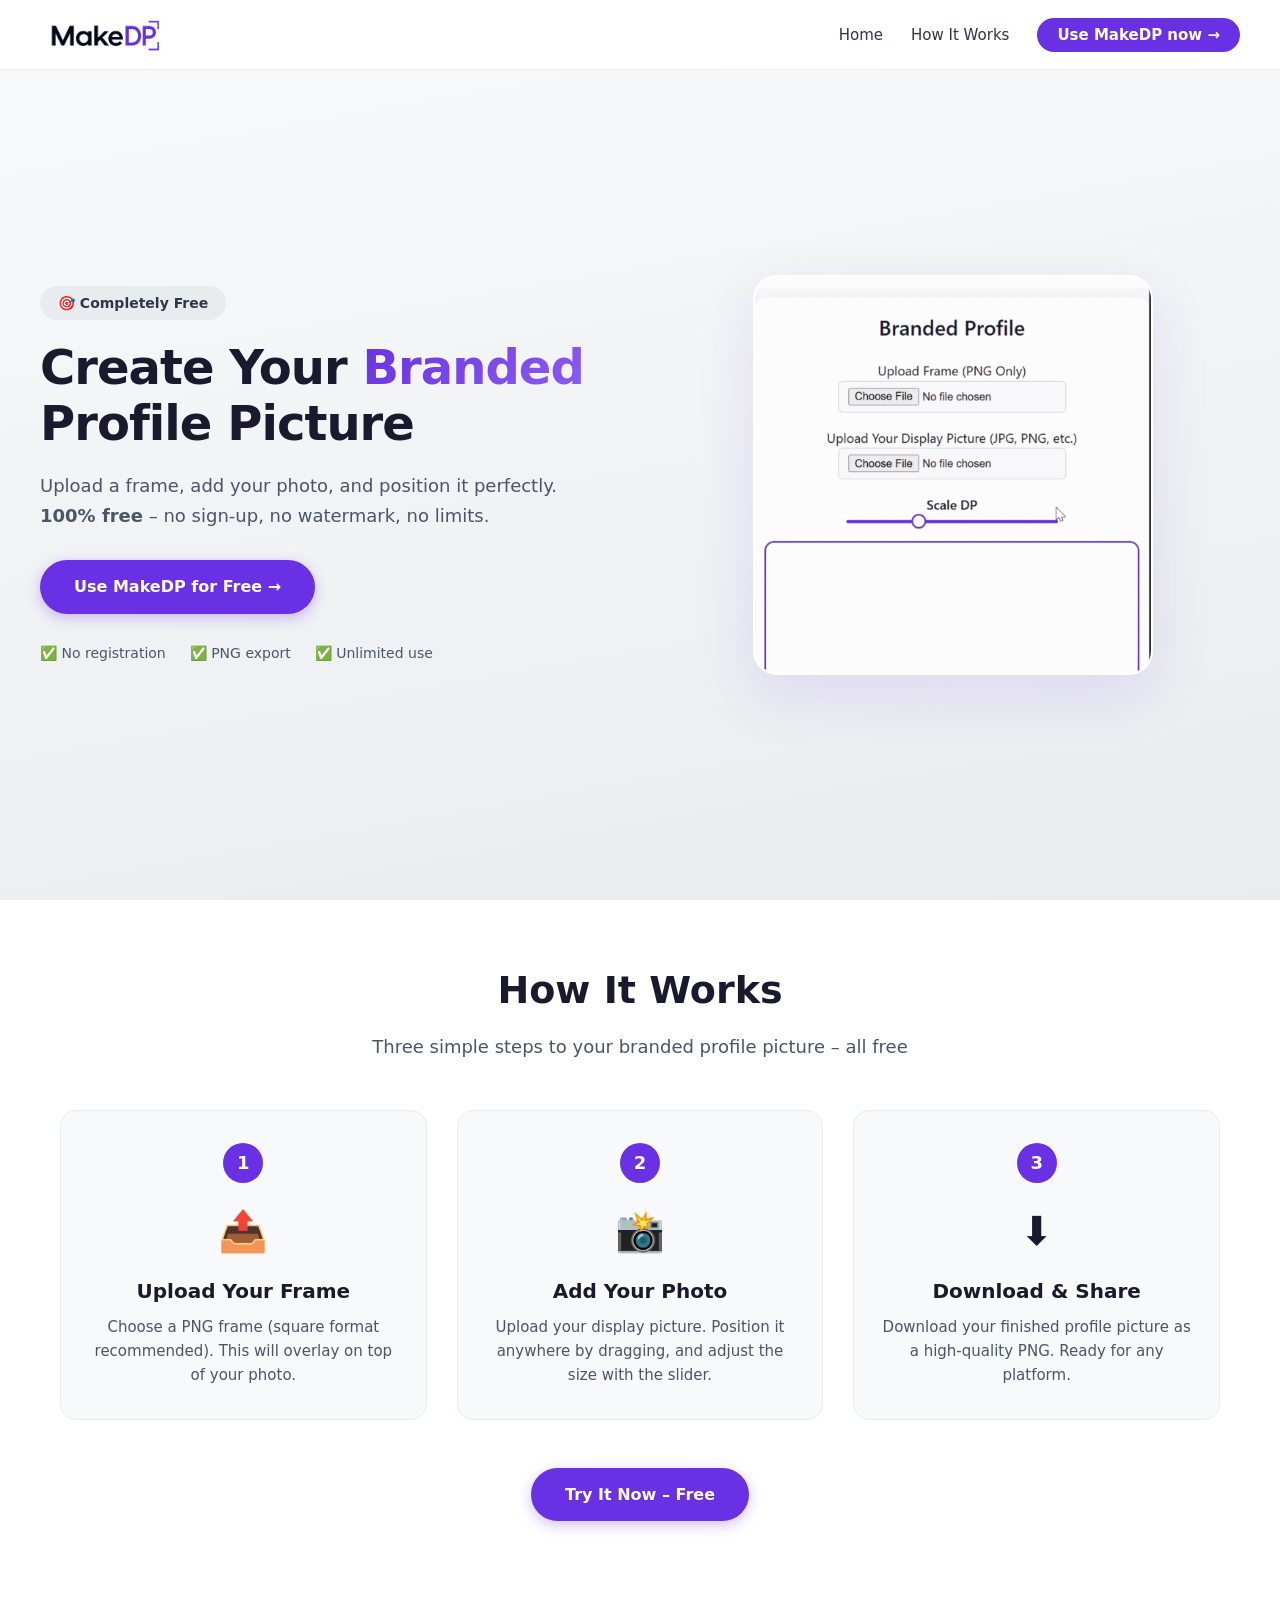
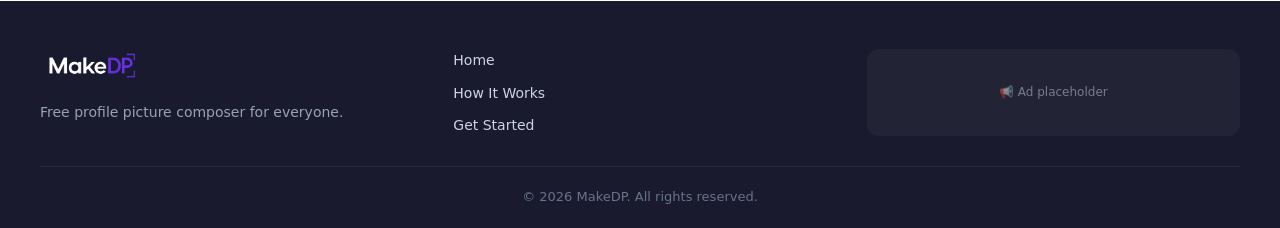
<file: index.html>
<!DOCTYPE html>
<html lang="en">
<head>
  <meta charset="UTF-8" />
  <meta name="viewport" content="width=device-width, initial-scale=1.0" />
  <title>MakeDP – Free Profile Picture Composer</title>
  <link rel="stylesheet" href="styles.css" />
</head>
<body>

  <!-- Navigation -->
  <nav class="navbar">
    <div class="nav-container">
      <div class="nav-logo">
        <a href="index.html">
          <img src="MakeDP.png" alt="MakeDP Logo" class="nav-logo-img" />
        </a>
      </div>
      <ul class="nav-links">
        <li><a href="index.html">Home</a></li>
        <li><a href="#how-it-works">How It Works</a></li>
        <li><a href="tool.html" class="nav-cta">Use MakeDP now →</a></li>
      </ul>
      <div class="nav-toggle" id="navToggle">
        <span></span><span></span><span></span>
      </div>
    </div>
  </nav>

  <!-- Hero Section -->
  <section class="hero">
    <div class="hero-container">
      <div class="hero-content">
        <span class="hero-badge">🎯 Completely Free</span>
        <h1>Create Your <span class="highlight">Branded</span> Profile Picture</h1>
        <p class="hero-sub">
          Upload a frame, add your photo, and position it perfectly. <br />
          <strong>100% free</strong> – no sign-up, no watermark, no limits.
        </p>
        <div class="hero-buttons">
          <a href="tool.html" class="btn btn-primary">Use MakeDP for Free →</a>
        </div>
        <div class="hero-stats">
          <span>✅ No registration</span>
          <span>✅ PNG export</span>
          <span>✅ Unlimited use</span>
        </div>
      </div>
      <div class="hero-preview">
        <div class="preview-box">
          <img src="Makedp real (2).gif" alt="MakeDP Preview" class="hero-preview-img" />
        </div>
      </div>
    </div>
  </section>

  <!-- How It Works -->
  <section class="how-it-works" id="how-it-works">
    <div class="section-container">
      <h2 class="section-title">How It Works</h2>
      <p class="section-sub">Three simple steps to your branded profile picture – all free</p>

      <div class="steps-grid">
        <div class="step-card">
          <div class="step-number">1</div>
          <div class="step-icon">📤</div>
          <h3>Upload Your Frame</h3>
          <p>Choose a PNG frame (square format recommended). This will overlay on top of your photo.</p>
        </div>

        <div class="step-card">
          <div class="step-number">2</div>
          <div class="step-icon">📸</div>
          <h3>Add Your Photo</h3>
          <p>Upload your display picture. Position it anywhere by dragging, and adjust the size with the slider.</p>
        </div>

        <div class="step-card">
          <div class="step-number">3</div>
          <div class="step-icon">⬇️</div>
          <h3>Download &amp; Share</h3>
          <p>Download your finished profile picture as a high-quality PNG. Ready for any platform.</p>
        </div>
      </div>

      <div class="steps-cta">
        <a href="tool.html" class="btn btn-primary">Try It Now – Free</a>
      </div>
    </div>
  </section>

  <!-- Footer -->
  <footer class="footer">
    <div class="footer-container">
      <div class="footer-brand">
        <img src="MakeDP2.png" alt="MakeDP Logo" style="height: 32px; width: auto; display: inline-block; margin-bottom: 8px;" />
        <p style="margin-top: 4px;">Free profile picture composer for everyone.</p>
      </div>
      <div class="footer-links">
        <a href="index.html">Home</a>
        <a href="#how-it-works">How It Works</a>
        <a href="tool.html">Get Started</a>
      </div>
      <div class="footer-ads">
        <span style="font-size:12px; opacity:0.5;">📢 Ad placeholder</span>
      </div>
    </div>
    <div class="footer-bottom">
      <p>&copy; 2026 MakeDP. All rights reserved.</p>
    </div>
  </footer>

  <script src="script.js"></script>
</body>
</html>
</file>
<file: styles.css>
/* ===== RESET & BASE ===== */
* {
  box-sizing: border-box;
  margin: 0;
  padding: 0;
}
html {
  scroll-behavior: smooth;
}
body {
  font-family: 'Segoe UI', 'Inter', system-ui, -apple-system, sans-serif;
  background: #f8f9fa;
  color: #1a1a2e;
  line-height: 1.6;
  padding-top: 70px; /* offset for fixed navbar */
}

/* ===== NAVBAR ===== */
.navbar {
  position: fixed;
  top: 0;
  left: 0;
  width: 100%;
  background: rgba(255, 255, 255, 0.92);
  backdrop-filter: blur(12px);
  -webkit-backdrop-filter: blur(12px);
  border-bottom: 1px solid rgba(0, 0, 0, 0.06);
  z-index: 1000;
  padding: 0 20px;
  height: 70px;
  display: flex;
  align-items: center;
}
.nav-container {
  max-width: 1200px;
  width: 100%;
  margin: 0 auto;
  display: flex;
  align-items: center;
  justify-content: space-between;
}
.nav-logo a {
  display: flex;
  align-items: center;
  text-decoration: none;
}
.nav-logo-img {
  height: 40px;
  width: auto;
  display: block;
}
.nav-links {
  display: flex;
  align-items: center;
  gap: 28px;
  list-style: none;
}
.nav-links a {
  text-decoration: none;
  color: #2d3748;
  font-weight: 500;
  font-size: 15px;
  transition: color 0.2s;
  position: relative;
}
.nav-links a:hover {
  color: #6931e3;
}
.nav-links a.active {
  color: #6931e3;
}
.nav-cta {
  background: #6931e3;
  color: white !important;
  padding: 8px 20px;
  border-radius: 40px;
  font-weight: 600 !important;
  transition: background 0.2s !important;
}
.nav-cta:hover {
  background: #4a1a9e !important;
  color: white !important;
}
.nav-toggle {
  display: none;
  flex-direction: column;
  gap: 5px;
  cursor: pointer;
  padding: 4px;
}
.nav-toggle span {
  width: 26px;
  height: 3px;
  background: #1a1a2e;
  border-radius: 4px;
  transition: 0.3s;
}

/* ===== HERO ===== */
.hero {
  padding: 60px 20px 80px;
  background: linear-gradient(170deg, #f8f9fa 0%, #e9ecef 100%);
  min-height: calc(100vh - 70px);
  display: flex;
  align-items: center;
}
.hero-container {
  max-width: 1200px;
  width: 100%;
  margin: 0 auto;
  display: grid;
  grid-template-columns: 1fr 1fr;
  gap: 50px;
  align-items: center;
}
.hero-content {
  display: flex;
  flex-direction: column;
  gap: 20px;
}
.hero-badge {
  display: inline-block;
  background: #e9ecef;
  padding: 6px 18px;
  border-radius: 40px;
  font-size: 14px;
  font-weight: 600;
  color: #2d3748;
  width: fit-content;
}
.highlight {
  background: linear-gradient(135deg, #6931e3, #8b5cf6);
  -webkit-background-clip: text;
  -webkit-text-fill-color: transparent;
  background-clip: text;
}
.hero h1 {
  font-size: 48px;
  font-weight: 800;
  line-height: 1.15;
  letter-spacing: -0.02em;
}
.hero-sub {
  font-size: 18px;
  color: #4a5568;
  line-height: 1.7;
}
.hero-buttons {
  display: flex;
  gap: 16px;
  flex-wrap: wrap;
  margin-top: 8px;
}
.hero-stats {
  display: flex;
  gap: 24px;
  font-size: 14px;
  color: #4a5568;
  margin-top: 8px;
  flex-wrap: wrap;
}
.hero-stats span {
  display: flex;
  align-items: center;
  gap: 6px;
}
.hero-preview {
  display: flex;
  justify-content: center;
  align-items: center;
}
.preview-box {
  width: 100%;
  max-width: 400px;
  aspect-ratio: 1/1;
  background: #ffffff;
  border-radius: 24px;
  box-shadow: 0 20px 60px rgba(105, 49, 227, 0.12);
  border: 2px solid rgba(255, 255, 255, 0.6);
  overflow: hidden;
  display: flex;
  align-items: center;
  justify-content: center;
}
.hero-preview-img {
  width: 100%;
  height: 100%;
  object-fit: cover;
  display: block;
}

/* ===== BUTTONS ===== */
.btn {
  display: inline-flex;
  align-items: center;
  gap: 8px;
  padding: 14px 34px;
  border-radius: 40px;
  font-weight: 600;
  font-size: 16px;
  text-decoration: none;
  transition: 0.2s ease;
  border: none;
  cursor: pointer;
}
.btn-primary {
  background: #6931e3;
  color: white;
  box-shadow: 0 4px 14px rgba(105, 49, 227, 0.30);
}
.btn-primary:hover {
  background: #4a1a9e;
  box-shadow: 0 6px 20px rgba(105, 49, 227, 0.40);
  transform: translateY(-2px);
}
.btn-secondary {
  background: white;
  color: #1a1a2e;
  border: 2px solid #dee2e6;
}
.btn-secondary:hover {
  border-color: #6931e3;
  background: #f8f9fa;
}

/* ===== SECTIONS ===== */
.section-container {
  max-width: 1200px;
  margin: 0 auto;
  padding: 60px 20px 80px;
}
.section-title {
  font-size: 38px;
  font-weight: 700;
  text-align: center;
  margin-bottom: 12px;
}
.section-sub {
  text-align: center;
  font-size: 18px;
  color: #4a5568;
  margin-bottom: 48px;
}

/* ===== HOW IT WORKS ===== */
.how-it-works {
  background: white;
}
.steps-grid {
  display: grid;
  grid-template-columns: repeat(3, 1fr);
  gap: 30px;
}
.step-card {
  text-align: center;
  padding: 32px 24px;
  background: #f8f9fa;
  border-radius: 16px;
  transition: 0.3s;
  border: 1px solid #e9ecef;
}
.step-card:hover {
  transform: translateY(-4px);
  box-shadow: 0 8px 30px rgba(105, 49, 227, 0.06);
}
.step-number {
  display: inline-block;
  width: 40px;
  height: 40px;
  background: #6931e3;
  color: white;
  border-radius: 50%;
  line-height: 40px;
  font-weight: 700;
  font-size: 18px;
  margin-bottom: 16px;
}
.step-icon {
  font-size: 40px;
  margin-bottom: 12px;
  display: block;
}
.step-card h3 {
  font-size: 20px;
  margin-bottom: 8px;
}
.step-card p {
  color: #4a5568;
  font-size: 15px;
  line-height: 1.6;
}
.steps-cta {
  text-align: center;
  margin-top: 48px;
}

/* ===== TOOL PAGE (composer) ===== */
.container {
  background: #fff;
  border-radius: 16px;
  padding: 28px 20px 24px;
  box-shadow: 0 6px 20px rgba(105, 49, 227, 0.08);
  max-width: 620px;
  width: 100%;
  margin: 20px auto;
  text-align: center;
}
.controls {
  display: flex;
  flex-direction: column;
  gap: 18px;
  margin-bottom: 22px;
}
.field {
  display: flex;
  flex-direction: column;
  align-items: center;
}
input[type="file"] {
  display: block;
  padding: 8px 12px;
  border: 1px solid #ccc;
  border-radius: 6px;
  background: #f8f9fa;
  cursor: pointer;
  transition: background-color 0.2s;
  width: 100%;
  max-width: 280px;
}
input[type="file"]:hover {
  background-color: #e9ecef;
}
.slider-field label {
  margin-bottom: 6px;
  font-weight: 500;
}
.slider-field input[type="range"] {
  width: 220px;
  height: 4px;
  background: #6931e3;
  border-radius: 4px;
  -webkit-appearance: none;
  appearance: none;
  outline: none;
  cursor: pointer;
}
.slider-field input[type="range"]::-webkit-slider-thumb {
  -webkit-appearance: none;
  appearance: none;
  height: 18px;
  width: 18px;
  border-radius: 50%;
  background: white;
  border: 2px solid #6931e3;
  box-shadow: 0 0 4px rgba(105, 49, 227, 0.1);
}
.slider-field input[type="range"]::-moz-range-thumb {
  height: 18px;
  width: 18px;
  border-radius: 50%;
  background: white;
  border: 2px solid #6931e3;
  box-shadow: 0 0 4px rgba(105, 49, 227, 0.1);
}
.canvas-wrapper {
  border: 2px solid #6931e3;
  border-radius: 12px;
  overflow: hidden;
  margin-bottom: 22px;
  background: #fff;
}
canvas {
  display: block;
  width: 100%;
  height: auto;
  max-width: 100%;
  background: white;
}
.actions {
  display: flex;
  justify-content: center;
  flex-wrap: wrap;
  gap: 16px;
}
button {
  background-color: #6931e3;
  color: white;
  border: none;
  padding: 12px 26px;
  border-radius: 8px;
  font-size: 14px;
  font-weight: 500;
  cursor: pointer;
  transition: 0.2s ease;
  min-width: 110px;
}
button:hover {
  background-color: #4a1a9e;
}
#resetBtn {
  background-color: #6c757d;
}
#resetBtn:hover {
  background-color: #5a6268;
}

/* ===== FOOTER ===== */
.footer {
  background: #1a1a2e;
  color: #cbd5e0;
  padding: 48px 20px 20px;
  margin-top: 0;
}
.footer-container {
  max-width: 1200px;
  margin: 0 auto;
  display: grid;
  grid-template-columns: 1fr 1fr 1fr;
  gap: 40px;
}
.footer-brand .logo-icon {
  font-size: 28px;
}
.footer-brand .logo-text {
  font-weight: 700;
  font-size: 22px;
  color: white;
  margin-left: 8px;
}
.footer-brand p {
  margin-top: 4px;
  font-size: 14px;
  color: #94a3b8;
}
.footer-links {
  display: flex;
  flex-direction: column;
  gap: 10px;
}
.footer-links a {
  color: #cbd5e0;
  text-decoration: none;
  font-size: 14px;
  transition: color 0.2s;
}
.footer-links a:hover {
  color: white;
}
.footer-ads {
  background: rgba(255, 255, 255, 0.04);
  border-radius: 12px;
  padding: 20px;
  text-align: center;
  min-height: 80px;
  display: flex;
  align-items: center;
  justify-content: center;
}
.footer-bottom {
  max-width: 1200px;
  margin: 30px auto 0;
  padding-top: 20px;
  border-top: 1px solid rgba(255, 255, 255, 0.06);
  text-align: center;
  font-size: 13px;
  color: #64748b;
}

/* ===== RESPONSIVE ===== */
@media (max-width: 968px) {
  .hero-container {
    grid-template-columns: 1fr;
    text-align: center;
  }
  .hero h1 {
    font-size: 36px;
  }
  .hero-badge {
    margin: 0 auto;
  }
  .hero-stats {
    justify-content: center;
  }
  .hero-buttons {
    justify-content: center;
  }
  .steps-grid {
    grid-template-columns: 1fr;
    max-width: 400px;
    margin: 0 auto;
  }
  .footer-container {
    grid-template-columns: 1fr;
    text-align: center;
  }
  .footer-links {
    flex-direction: row;
    justify-content: center;
    flex-wrap: wrap;
  }
  .preview-box {
    max-width: 300px;
  }
}

@media (max-width: 700px) {
  .nav-links {
    display: none;
    flex-direction: column;
    position: absolute;
    top: 70px;
    left: 0;
    width: 100%;
    background: white;
    padding: 20px;
    box-shadow: 0 12px 40px rgba(0,0,0,0.08);
    gap: 16px;
    border-bottom: 1px solid #e9ecef;
  }
  .nav-links.open {
    display: flex;
  }
  .nav-toggle {
    display: flex;
  }
  .container {
    padding: 16px 12px;
    margin: 10px auto;
  }
  .slider-field input[type="range"] {
    width: 100%;
    max-width: 260px;
  }
  .actions {
    flex-direction: column;
    align-items: center;
    gap: 10px;
  }
  button {
    width: 100%;
    max-width: 260px;
  }
  .section-title {
    font-size: 28px;
  }
  .hero h1 {
    font-size: 28px;
  }
  .tool-ad-top {
    margin: 10px 10px 0;
  }
}

@media (max-width: 480px) {
  body {
    padding-top: 60px;
  }
  .navbar {
    height: 60px;
    padding: 0 12px;
  }
  .nav-logo-img {
    height: 32px;
  }
  .hero {
    padding: 30px 16px 50px;
  }
  .section-container {
    padding: 30px 16px 50px;
  }
  .container {
    padding: 12px 8px;
  }
  input[type="file"] {
    max-width: 100%;
  }
  .preview-box {
    max-width: 250px;
  }
}
</file>
